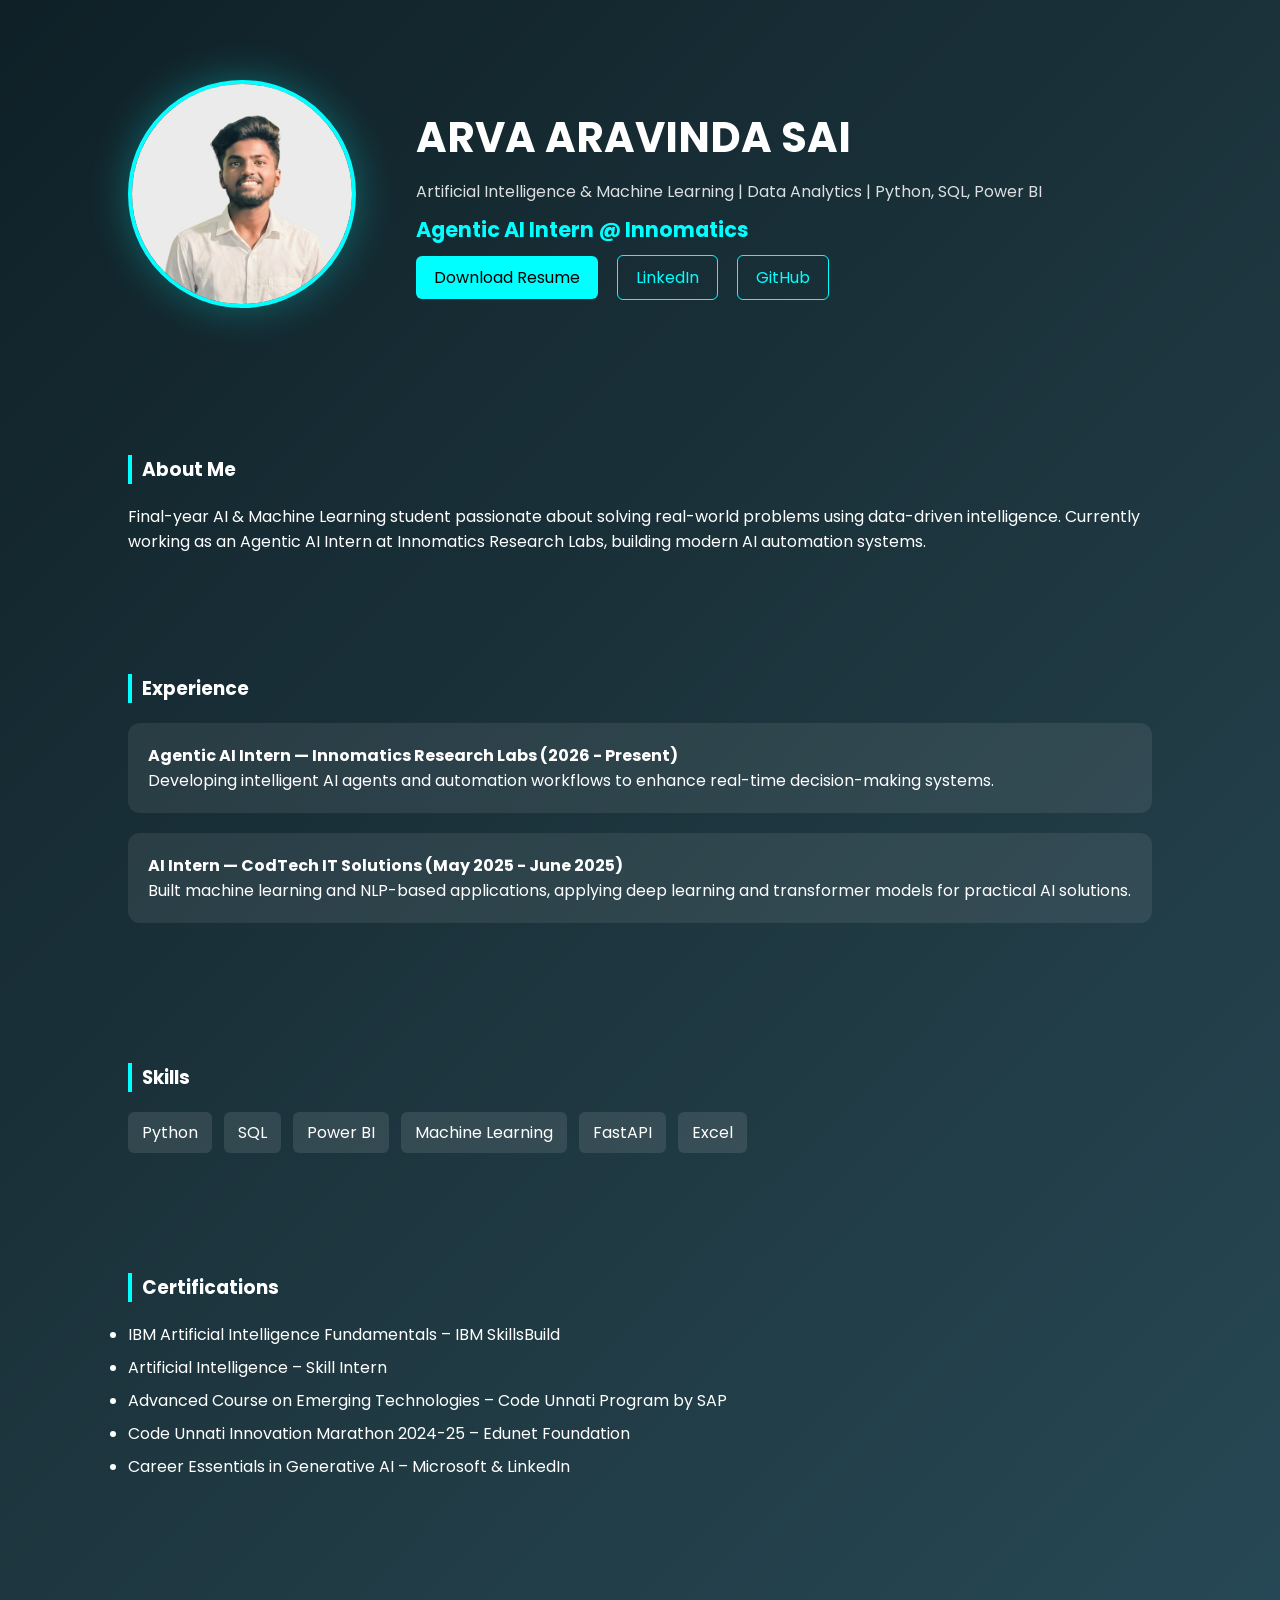
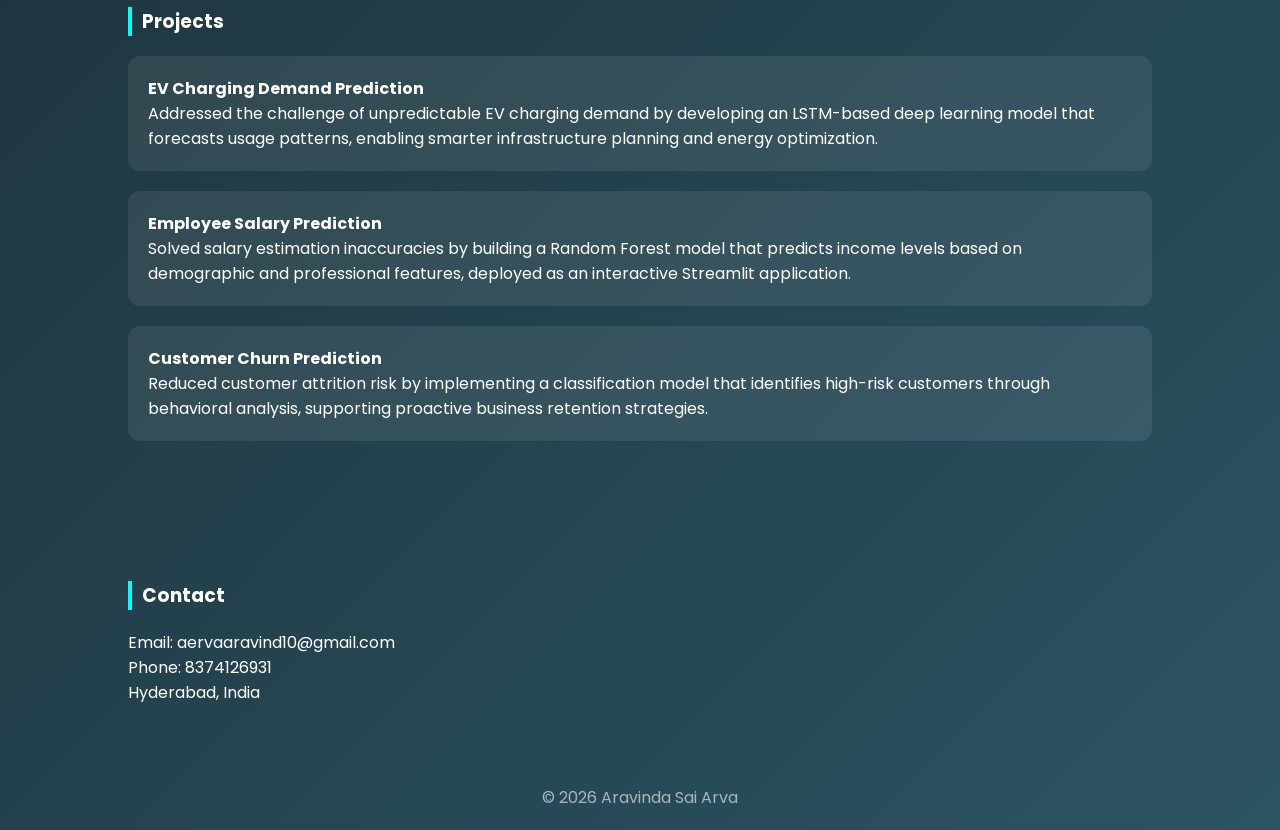
<file: index.html>
<!DOCTYPE html>
<html lang="en">
<head>
  <meta charset="UTF-8" />
  <title>Aravinda Sai | Portfolio</title>
  <meta name="viewport" content="width=device-width, initial-scale=1.0"/>
  <link rel="stylesheet" href="style.css">
  <link href="https://fonts.googleapis.com/css2?family=Poppins:wght@300;500;700&display=swap" rel="stylesheet">
</head>

<body>

<!-- HERO -->
<header class="hero">
  <div class="hero-left">
    <img src="profile.jpeg" class="hero-img">
  </div>

  <div class="hero-right">
    <h1>ARVA ARAVINDA SAI</h1>
    <p class="subtitle">
      Artificial Intelligence & Machine Learning | Data Analytics | Python, SQL, Power BI
    </p>
    <h2 class="typing"></h2>

    <div class="hero-buttons">
      <a href="resume.pdf" download class="primary-btn">Download Resume</a>
      <a href="https://www.linkedin.com/in/aravindasai-arva10/" target="_blank">LinkedIn</a>
      <a href="https://github.com/Aravinda-Sai10" target="_blank">GitHub</a>
    </div>
  </div>
</header>

<!-- ABOUT -->
<section>
  <h3>About Me</h3>
  <p>
    Final-year AI & Machine Learning student passionate about solving real-world problems using data-driven intelligence. 
    Currently working as an Agentic AI Intern at Innomatics Research Labs, building modern AI automation systems.
  </p>
</section>

<!-- EXPERIENCE -->
<section>
  <h3>Experience</h3>

  <div class="card">
    <h4>Agentic AI Intern — Innomatics Research Labs (2026 - Present)</h4>
    <p>Developing intelligent AI agents and automation workflows to enhance real-time decision-making systems.</p>
  </div>

  <div class="card">
    <h4>AI Intern — CodTech IT Solutions (May 2025 - June 2025)</h4>
    <p>Built machine learning and NLP-based applications, applying deep learning and transformer models for practical AI solutions.</p>
  </div>
</section>

<!-- SKILLS -->
<section>
  <h3>Skills</h3>
  <div class="grid">
    <span>Python</span>
    <span>SQL</span>
    <span>Power BI</span>
    <span>Machine Learning</span>
    <span>FastAPI</span>
    <span>Excel</span>
  </div>
</section>

<!-- CERTIFICATIONS -->
<section>
  <h3>Certifications</h3>
  <ul class="certs">
    <li>IBM Artificial Intelligence Fundamentals – IBM SkillsBuild</li>
    <li>Artificial Intelligence – Skill Intern</li>
    <li>Advanced Course on Emerging Technologies – Code Unnati Program by SAP</li>
    <li>Code Unnati Innovation Marathon 2024-25 – Edunet Foundation</li>
    <li>Career Essentials in Generative AI – Microsoft & LinkedIn</li>
  </ul>
</section>

<!-- PROJECTS -->
<section>
  <h3>Projects</h3>

  <div class="card">
    <h4>EV Charging Demand Prediction</h4>
    <p>Addressed the challenge of unpredictable EV charging demand by developing an LSTM-based deep learning model that forecasts usage patterns, enabling smarter infrastructure planning and energy optimization.</p>
  </div>

  <div class="card">
    <h4>Employee Salary Prediction</h4>
    <p>Solved salary estimation inaccuracies by building a Random Forest model that predicts income levels based on demographic and professional features, deployed as an interactive Streamlit application.</p>
  </div>

  <div class="card">
    <h4>Customer Churn Prediction</h4>
    <p>Reduced customer attrition risk by implementing a classification model that identifies high-risk customers through behavioral analysis, supporting proactive business retention strategies.</p>
  </div>

</section>

<!-- CONTACT -->
<section>
  <h3>Contact</h3>
  <p>Email: aervaaravind10@gmail.com</p>
  <p>Phone: 8374126931</p>
  <p>Hyderabad, India</p>
</section>

<footer>
  <p>© 2026 Aravinda Sai Arva</p>
</footer>

<script src="script.js"></script>
</body>

</html>
</file>
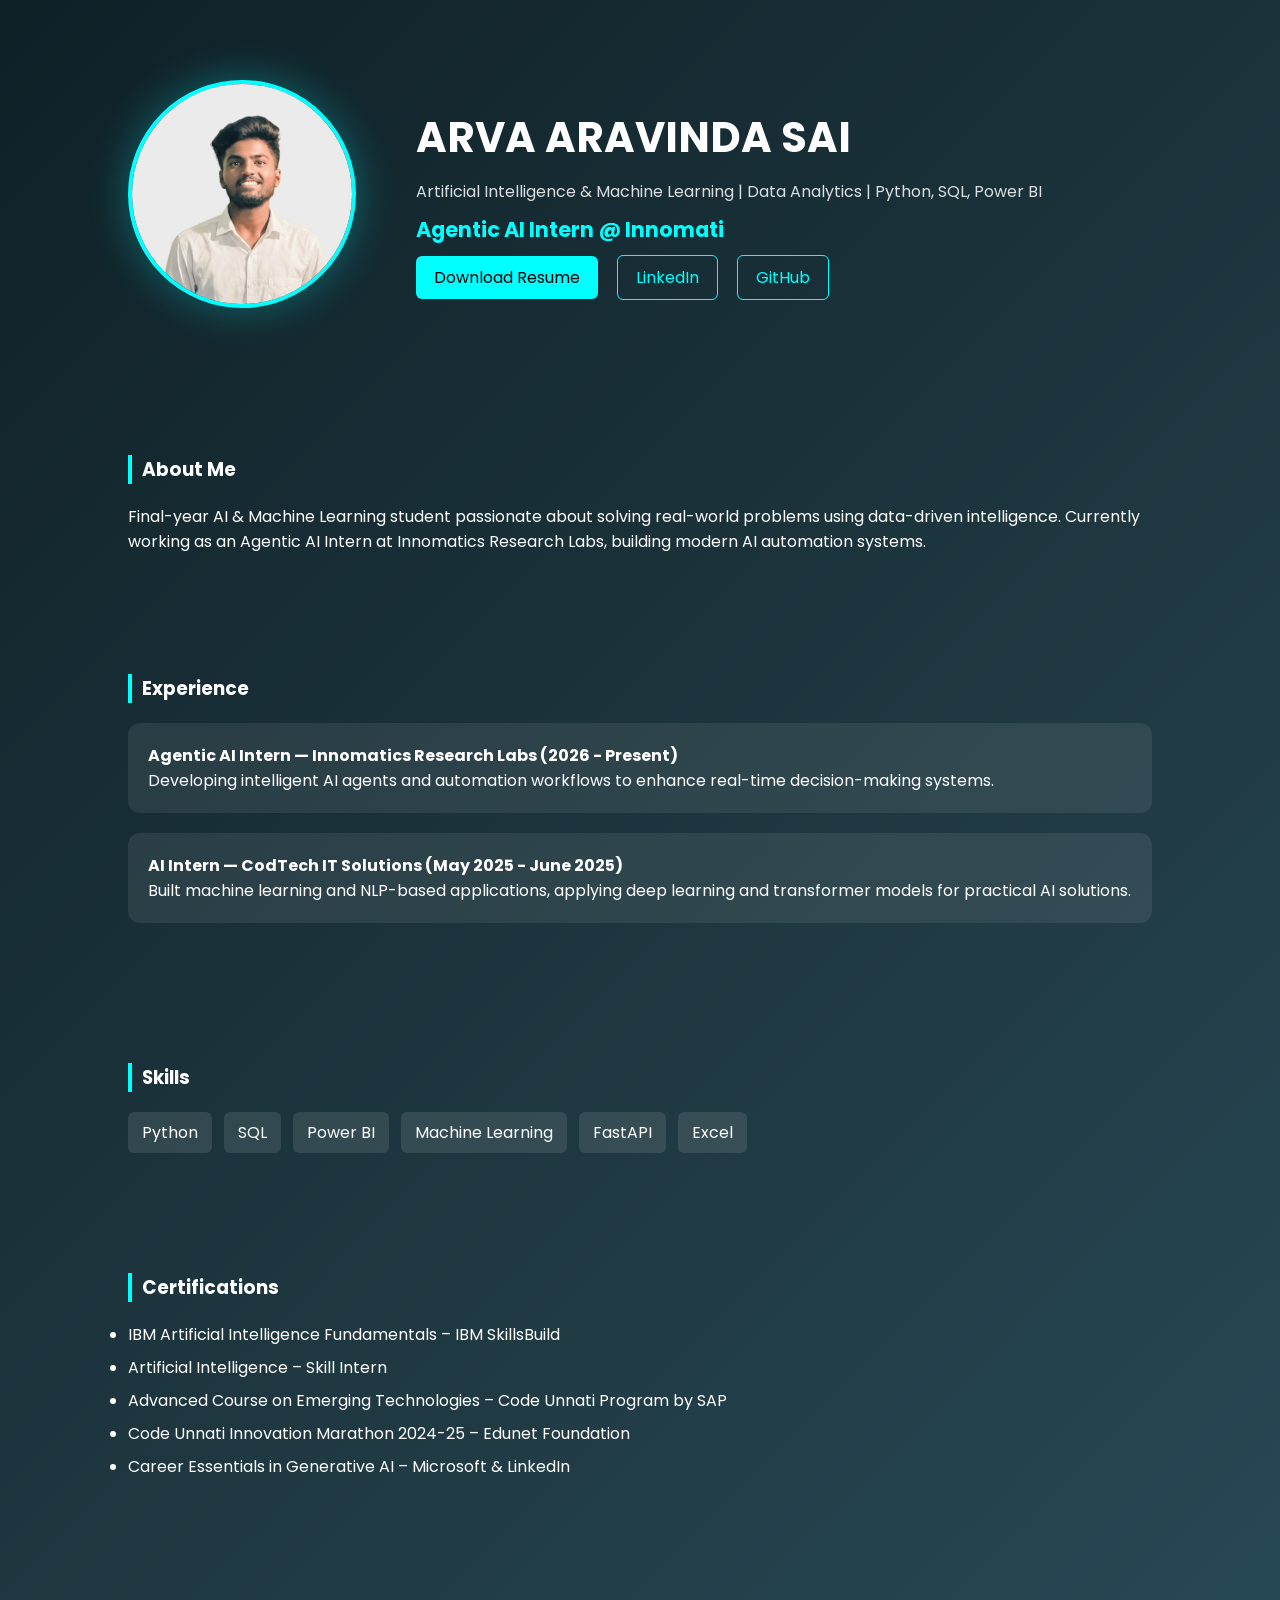
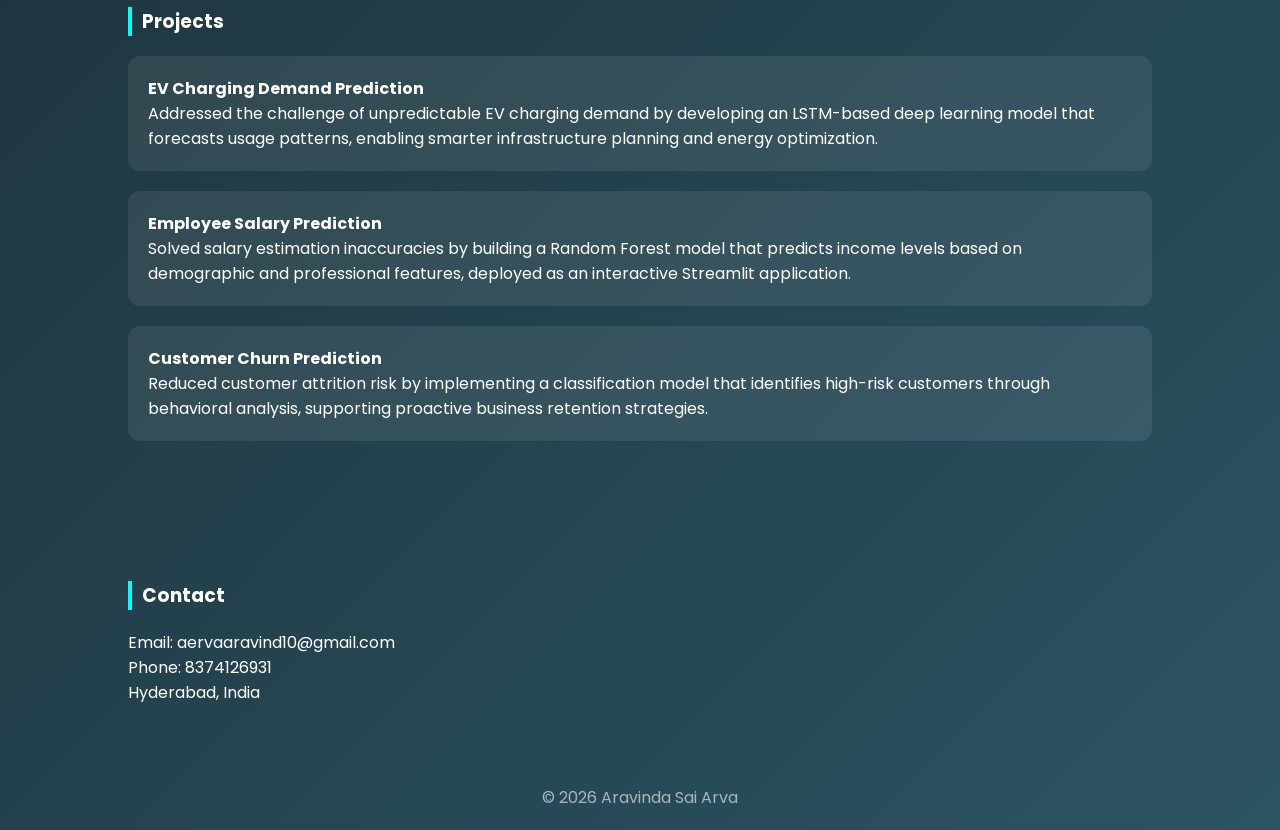
<file: hello.html>
<!DOCTYPE html>
<html lang="en">
<head>
  <meta charset="UTF-8" />
  <title>Aravinda Sai | Portfolio</title>
  <meta name="viewport" content="width=device-width, initial-scale=1.0"/>
  <link rel="stylesheet" href="style.css">
  <link href="https://fonts.googleapis.com/css2?family=Poppins:wght@300;500;700&display=swap" rel="stylesheet">
</head>

<body>

<!-- HERO -->
<header class="hero">
  <div class="hero-left">
    <img src="profile.jpeg" class="hero-img">
  </div>

  <div class="hero-right">
    <h1>ARVA ARAVINDA SAI</h1>
    <p class="subtitle">
      Artificial Intelligence & Machine Learning | Data Analytics | Python, SQL, Power BI
    </p>
    <h2 class="typing"></h2>

    <div class="hero-buttons">
      <a href="resume.pdf" download class="primary-btn">Download Resume</a>
      <a href="https://www.linkedin.com/in/aravindasai-arva10/" target="_blank">LinkedIn</a>
      <a href="https://github.com/Aravinda-Sai10" target="_blank">GitHub</a>
    </div>
  </div>
</header>

<!-- ABOUT -->
<section>
  <h3>About Me</h3>
  <p>
    Final-year AI & Machine Learning student passionate about solving real-world problems using data-driven intelligence. 
    Currently working as an Agentic AI Intern at Innomatics Research Labs, building modern AI automation systems.
  </p>
</section>

<!-- EXPERIENCE -->
<section>
  <h3>Experience</h3>

  <div class="card">
    <h4>Agentic AI Intern — Innomatics Research Labs (2026 - Present)</h4>
    <p>Developing intelligent AI agents and automation workflows to enhance real-time decision-making systems.</p>
  </div>

  <div class="card">
    <h4>AI Intern — CodTech IT Solutions (May 2025 - June 2025)</h4>
    <p>Built machine learning and NLP-based applications, applying deep learning and transformer models for practical AI solutions.</p>
  </div>
</section>

<!-- SKILLS -->
<section>
  <h3>Skills</h3>
  <div class="grid">
    <span>Python</span>
    <span>SQL</span>
    <span>Power BI</span>
    <span>Machine Learning</span>
    <span>FastAPI</span>
    <span>Excel</span>
  </div>
</section>

<!-- CERTIFICATIONS -->
<section>
  <h3>Certifications</h3>
  <ul class="certs">
    <li>IBM Artificial Intelligence Fundamentals – IBM SkillsBuild</li>
    <li>Artificial Intelligence – Skill Intern</li>
    <li>Advanced Course on Emerging Technologies – Code Unnati Program by SAP</li>
    <li>Code Unnati Innovation Marathon 2024-25 – Edunet Foundation</li>
    <li>Career Essentials in Generative AI – Microsoft & LinkedIn</li>
  </ul>
</section>

<!-- PROJECTS -->
<section>
  <h3>Projects</h3>

  <div class="card">
    <h4>EV Charging Demand Prediction</h4>
    <p>Addressed the challenge of unpredictable EV charging demand by developing an LSTM-based deep learning model that forecasts usage patterns, enabling smarter infrastructure planning and energy optimization.</p>
  </div>

  <div class="card">
    <h4>Employee Salary Prediction</h4>
    <p>Solved salary estimation inaccuracies by building a Random Forest model that predicts income levels based on demographic and professional features, deployed as an interactive Streamlit application.</p>
  </div>

  <div class="card">
    <h4>Customer Churn Prediction</h4>
    <p>Reduced customer attrition risk by implementing a classification model that identifies high-risk customers through behavioral analysis, supporting proactive business retention strategies.</p>
  </div>

</section>

<!-- CONTACT -->
<section>
  <h3>Contact</h3>
  <p>Email: aervaaravind10@gmail.com</p>
  <p>Phone: 8374126931</p>
  <p>Hyderabad, India</p>
</section>

<footer>
  <p>© 2026 Aravinda Sai Arva</p>
</footer>

<script src="script.js"></script>
</body>
</html>
</file>
<file: style.css>
* {
  margin: 0;
  padding: 0;
  font-family: 'Poppins', sans-serif;
  scroll-behavior: smooth;
}

body {
  background: linear-gradient(135deg, #0f2027, #203a43, #2c5364);
  color: white;
}

/* HERO */
.hero {
  display: flex;
  align-items: center;
  padding: 80px 10%;
  gap: 60px;
}

.hero-img {
  width: 220px;
  border-radius: 50%;
  border: 4px solid cyan;
  box-shadow: 0 0 40px rgba(0,255,255,0.3);
}

.hero-right h1 {
  font-size: 2.6rem;
}

.subtitle {
  opacity: 0.85;
  margin: 10px 0;
}

.typing {
  color: cyan;
  font-size: 1.3rem;
  margin-top: 10px;
}

.hero-buttons {
  margin-top: 20px;
}

.hero-buttons a {
  margin-right: 15px;
  padding: 10px 18px;
  border-radius: 6px;
  text-decoration: none;
  transition: 0.3s;
}

.primary-btn {
  background: cyan;
  color: black;
}

.primary-btn:hover {
  background: white;
}

.hero-buttons a:not(.primary-btn) {
  border: 1px solid cyan;
  color: cyan;
}

.hero-buttons a:not(.primary-btn):hover {
  background: cyan;
  color: black;
}

/* SECTIONS */
section {
  padding: 60px 10%;
}

h3 {
  margin-bottom: 20px;
  border-left: 4px solid cyan;
  padding-left: 10px;
}

.card {
  background: rgba(255,255,255,0.08);
  padding: 20px;
  margin-bottom: 20px;
  border-radius: 12px;
  transition: 0.3s;
}

.card:hover {
  transform: translateY(-5px);
}

.grid {
  display: flex;
  flex-wrap: wrap;
  gap: 12px;
}

.grid span {
  background: rgba(255,255,255,0.1);
  padding: 8px 14px;
  border-radius: 6px;
}

.certs li {
  margin-bottom: 8px;
}

footer {
  text-align: center;
  padding: 20px;
  opacity: 0.6;
}
</file>
